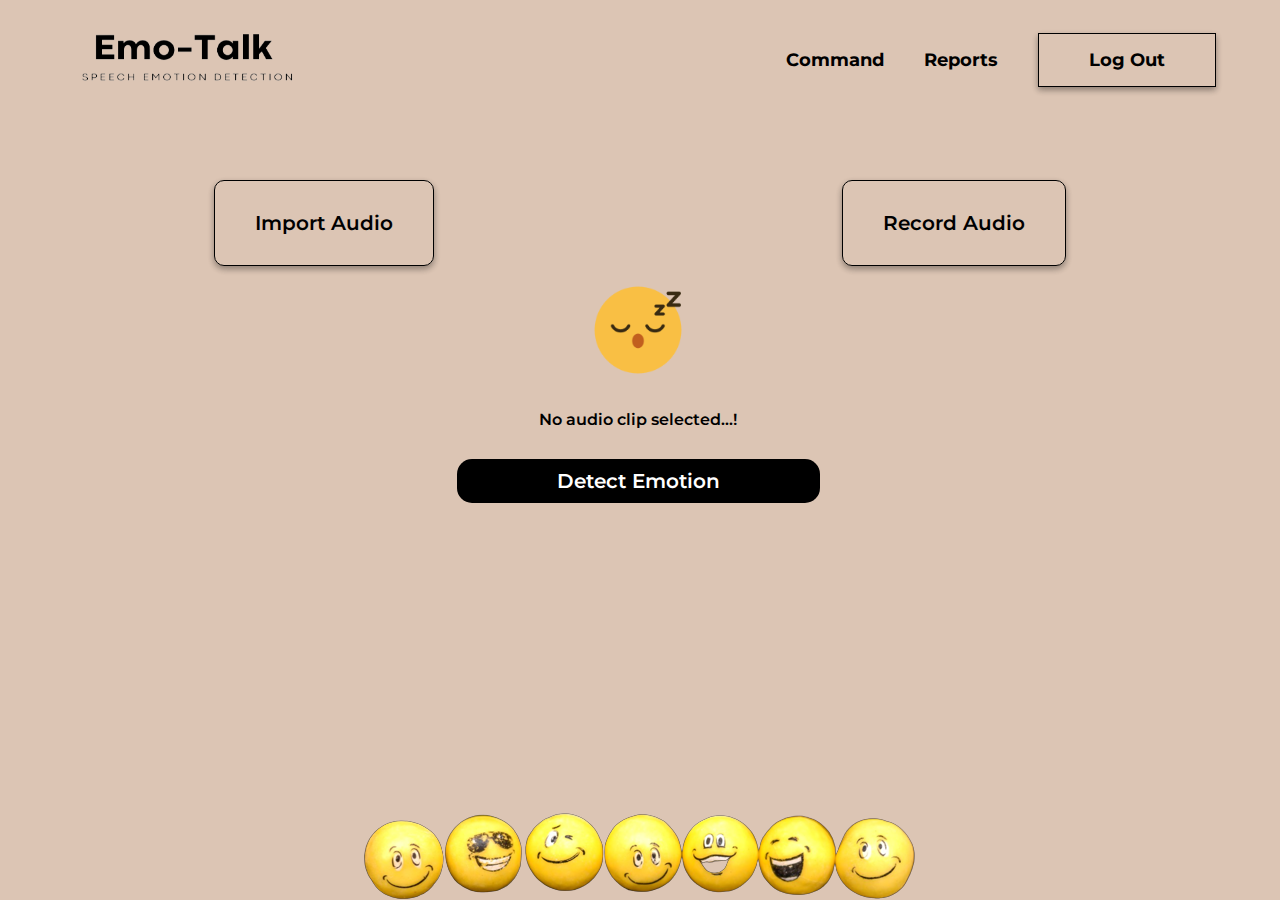
<file: public/home/index.html>
<html>

<head>
  <title>
    Emo-talk
  </title>
  <link rel="stylesheet" href="style/css/style.css">
  <link rel="shortcut icon" href="../assets/images/favicon.png" type="image/x-icon">
  <link rel="stylesheet" href="style/css/emoji.css">
  <!-- Unicons -->
    <link rel="stylesheet" href="https://unicons.iconscout.com/release/v4.0.8/css/line.css">

</head>

<body>
  <header>
    <img src="style/images/logo-removebg.png" alt="logo">
    <div class="navButton">
      <ul>
        <li><a href="#">Command</a></li>
        <li><a href="#">Reports</a></li>
      </ul>
      <div class="log-btn">
        <a href="../../index.html">Log Out</a>
      </div>
    </div>

  </header>
  <main>
    <div class="command">
      <i class="uil uil-music command_icon"></i>
      <button type="submit">Import Audio</button>
    </div>
    <div class="midContainer">
      <div class="emoji">
        <img class="idle">
      </div>
      <div class="action">
        <p>No audio clip selected...!</p>
        <button type="submit">Detect Emotion</button>
      </div>
    </div>
    <div class="command">
      <i class="uil uil-microphone command_icon"></i>
      <button type="submit">Record Audio</button>
    </div>

  </main>

  <script src="recognition.js"></script>
</body>

</html>
</file>
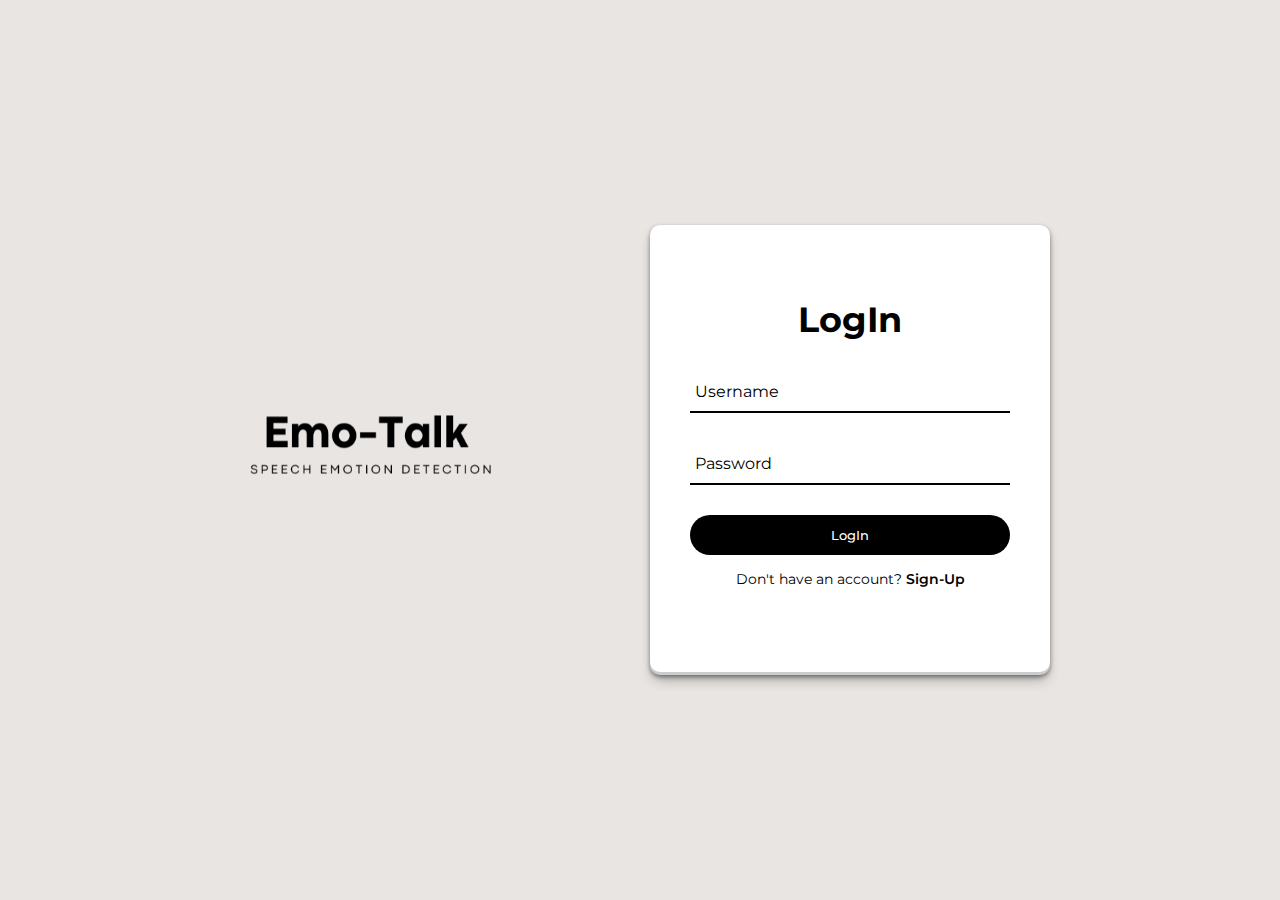
<file: public/login/index.html>
<!DOCTYPE html>
<html lang="en">
  <head>
    <meta charset="UTF-8" />
    <meta http-equiv="X-UA-Compatible" content="IE=edge" />
    <meta name="viewport" content="width=device-width, initial-scale=1.0" />
    <title>LogIn</title>
    <!-- CSS -->
    <link rel="stylesheet" href="style.css">
    <!-- FAVICON -->
    <link rel="shortcut icon" href="../assets/images/favicon.png" type="image/x-icon">
  </head>
  <body>
    <!-- HEADER -->
    
    <header>
      <img src="../assets/images/logo.png" alt="logo">
      
    </header>

    <!-- MAIN -->
    <div class="wrapper">
      <div class="form-wrapper sign-in">
        <form action="" method="">
          <h2>LogIn</h2>
          <div class="input-group">
            <input id="login_username" name="username" type="text" required />
            <label for="login_username">Username</label>
          </div>
          <div class="input-group">
            <input id="login_password" name="password" type="password" required />
            <label for="login_password">Password</label>
          </div>
          
          <button type="submit">LogIn</button>
          <div class="signUp-link">
            <p>
              Don't have an account?
              <a href="#" class="signUpBtn-link">Sign-Up</a>
            </p>
          </div>
        </form>
      </div>

      <div class="form-wrapper sign-up">
        <form action="" method="">
          <h2>SignUp</h2>
          <div class="input-group">
            <input id="signup_username" name="username" type="text" required />
            <label for="signup_username">Username</label>
          </div>
          <div class="input-group">
            <input id="signup_password" name="password"  type="password" required />
            <label for="signup_password">Password</label>
          </div>
          
          <button type="submit">SignUp</button>
          <div class="signUp-link">
            <p>
              Already have an account?
              <a href="#" class="signInBtn-link">Sign-In</a>
            </p>
          </div>
        </form>
      </div>
    </div>
    <script src="login.js"></script>
    <script>
      
        const signInBtnLink = document.querySelector(".signInBtn-link"),
          signUpBtnLink = document.querySelector(".signUpBtn-link"),
          wrapper = document.querySelector(".wrapper");

        signUpBtnLink.addEventListener("click", () => {
          wrapper.classList.toggle("active");
        });

        signInBtnLink.addEventListener("click", () => {
          wrapper.classList.toggle("active");
        });

    </script>
  </body>
</html>
</file>
<file: public/home/style/css/style.css>
@import url('https://fonts.googleapis.com/css2?family=Montserrat:wght@200;300;400;500;600;700;800;900&display=swap');

* {
    padding: 0;
    margin: 0;
    box-sizing: content-box;
    font-family: "Montserrat", sans-serif;
}

body {
    background-color: #dcc5b4;
    background-image: url("../images/backgroundImg-removebg.png");
    background-repeat: no-repeat;
    background-position: bottom;
    
}

a {
    font-size: 18px;
    font-weight: 700;
    color: #000000;
    text-decoration: none;
}

ul {
    display: flex;
}

li {
    list-style: none;
    margin-right: 40;
}

p {
    margin: 30px 0;
    font-weight: 600;
}

button {
    color: #000000;
    font-size: 20;
    font-weight: 600;
    padding: 10 20;
    border: none;
    /* background-color: #E9E5E2; */
    background: transparent;
    cursor: pointer;
}

/* HEADER */

header {
    display: flex;
    width: 90%;
    margin: auto;
    justify-content: space-between;
    align-items: center;
}

img[alt='logo'] {
    height: 120px;
    width: 280px;
    background: transparent;
}

.navButton {
    display: flex;
}

.log-btn a {
    font-size: 18px;
    font-weight: 700;
    color: #000000;
    text-decoration: none;
    padding: 15px 50px;
    border: 1.5px solid #000000;
    box-shadow: rgba(0, 0, 0, 0.16) 0px 3px 6px, rgba(0, 0, 0, 0.23) 0px 3px 6px;
    
}

/* MAIN */
main {
    display: flex;
    justify-content: space-evenly;
    height: 70%;
    width: 70%;
    border-radius: 20px;
    margin: auto;
    margin-top:60px ;
}
.command{
    display: flex;
    flex-direction: column;
    align-items: center;
    border: #000000 solid 1px;
    border-radius: 10px;
    height: fit-content;
    padding: 20px;
    box-shadow: rgba(0, 0, 0, 0.16) 0px 3px 6px, rgba(0, 0, 0, 0.23) 0px 3px 6px;
}
.command_icon{
    font-size: 120;
}
.command button:hover {
    text-decoration: underline;
}

.midContainer {
    padding-top: 100px;
    display: flex;
    flex-direction: column;
    align-items: center;
}
.action{
    text-align: center;
}
.action button {
    padding-left: 100px;
    padding-right: 100px;
    color: #ffffff;
    border-radius: 15px;
    background-color: #000000;
}

.action button:active {
    box-shadow: 0 5px #666;
    transform: translateY(2px);
}
</file>
<file: public/home/style/css/emoji.css>
.emoji img {
  width: 100px;
}

.emoji .error {
  content:url("../images/error.png")
}

.emoji .idle {
  content:url("../images/idle.png")
}

.emoji .listening {
  content:url("../images/listening.png")
}

.emoji .negative {
  content:url("../images/negative.png")
}

.emoji .neutral {
  content:url("../images/neutral.png")
}

.emoji .positive {
  content:url("../images/positive.png")
}

.emoji .searching {
  content:url("../images/searching.png")
}
</file>
<file: public/login/style.css>
@import url('https://fonts.googleapis.com/css2?family=Montserrat:wght@200;300;400;500;600;700;800;900&display=swap');

* {
  margin: 0;
  padding: 0;
  box-sizing: border-box;
    font-family: "Montserrat", sans-serif;
}

body {
  display: flex;
  justify-content: center;
  align-items: center;
  min-height: 100vh;
  background: #E9E5E2;
}

img[alt='logo'] {
  height: 150px;
  width: 320px;
  margin-right: 100px;
}

button {
  position: relative;
  width: 100%;
  height: 40px;
  background: #000000;
  box-shadow: 16px;
  color: #fff;
  font-weight: 500;
  cursor: pointer;
  border-radius: 30px;
  border: none;
  outline: none;
}

h2 {
  font-size: 35px;
  text-align: center;
}

.wrapper {
  position: relative;
  width: 400px;
  height: 450px;
  background: #fff;
  box-shadow: rgba(0, 0, 0, 0.4) 0px 2px 4px,
    rgba(0, 0, 0, 0.3) 0px 7px 13px -3px,
    rgba(0, 0, 0, 0.2) 0px -3px 0px inset;
  border-radius: 10px;
  padding: 40px;
  color: #000000;
  overflow: hidden;
}

.form-wrapper {
  display: flex;
  justify-content: center;
  align-items: center;
  width: 100%;
  height: 100%;
  transition: 0.5s ease-in-out;
}

.wrapper.active .form-wrapper.sign-in {
  transform: translateY(-450px);
}

.wrapper .form-wrapper.sign-up {
  position: absolute;
  top: 500px;
  left: 0;
}

.wrapper.active .form-wrapper.sign-up {
  transform: translateY(-500px);
}

.input-group {
  position: relative;
  margin: 30px 0;
  border-bottom: 2px solid #000000;
}

.input-group label {
  position: absolute;
  top: 50%;
  left: 5px;
  transform: translateY(-50%);
  font-size: 16px;
  color: #000000;
  pointer-events: none;
  transition: 0.5s;
}

.input-group input {
  width: 320px;
  height: 40px;
  font-size: 16px;
  padding: 0 5px;
  background-color: #fff;
  border: none;
  outline: none;
}

.input-group input:focus~label,
.input-group input:valid~label {
  top: -5px;
}

.signUp-link {
  font-size: 14px;
  text-align: center;
  margin: 15px 0;
}

.signUp-link p a {
  color: #000000;
  text-decoration: none;
  font-weight: 600;
}

.signUp-link p a:hover {
  text-decoration: underline;
}
</file>
